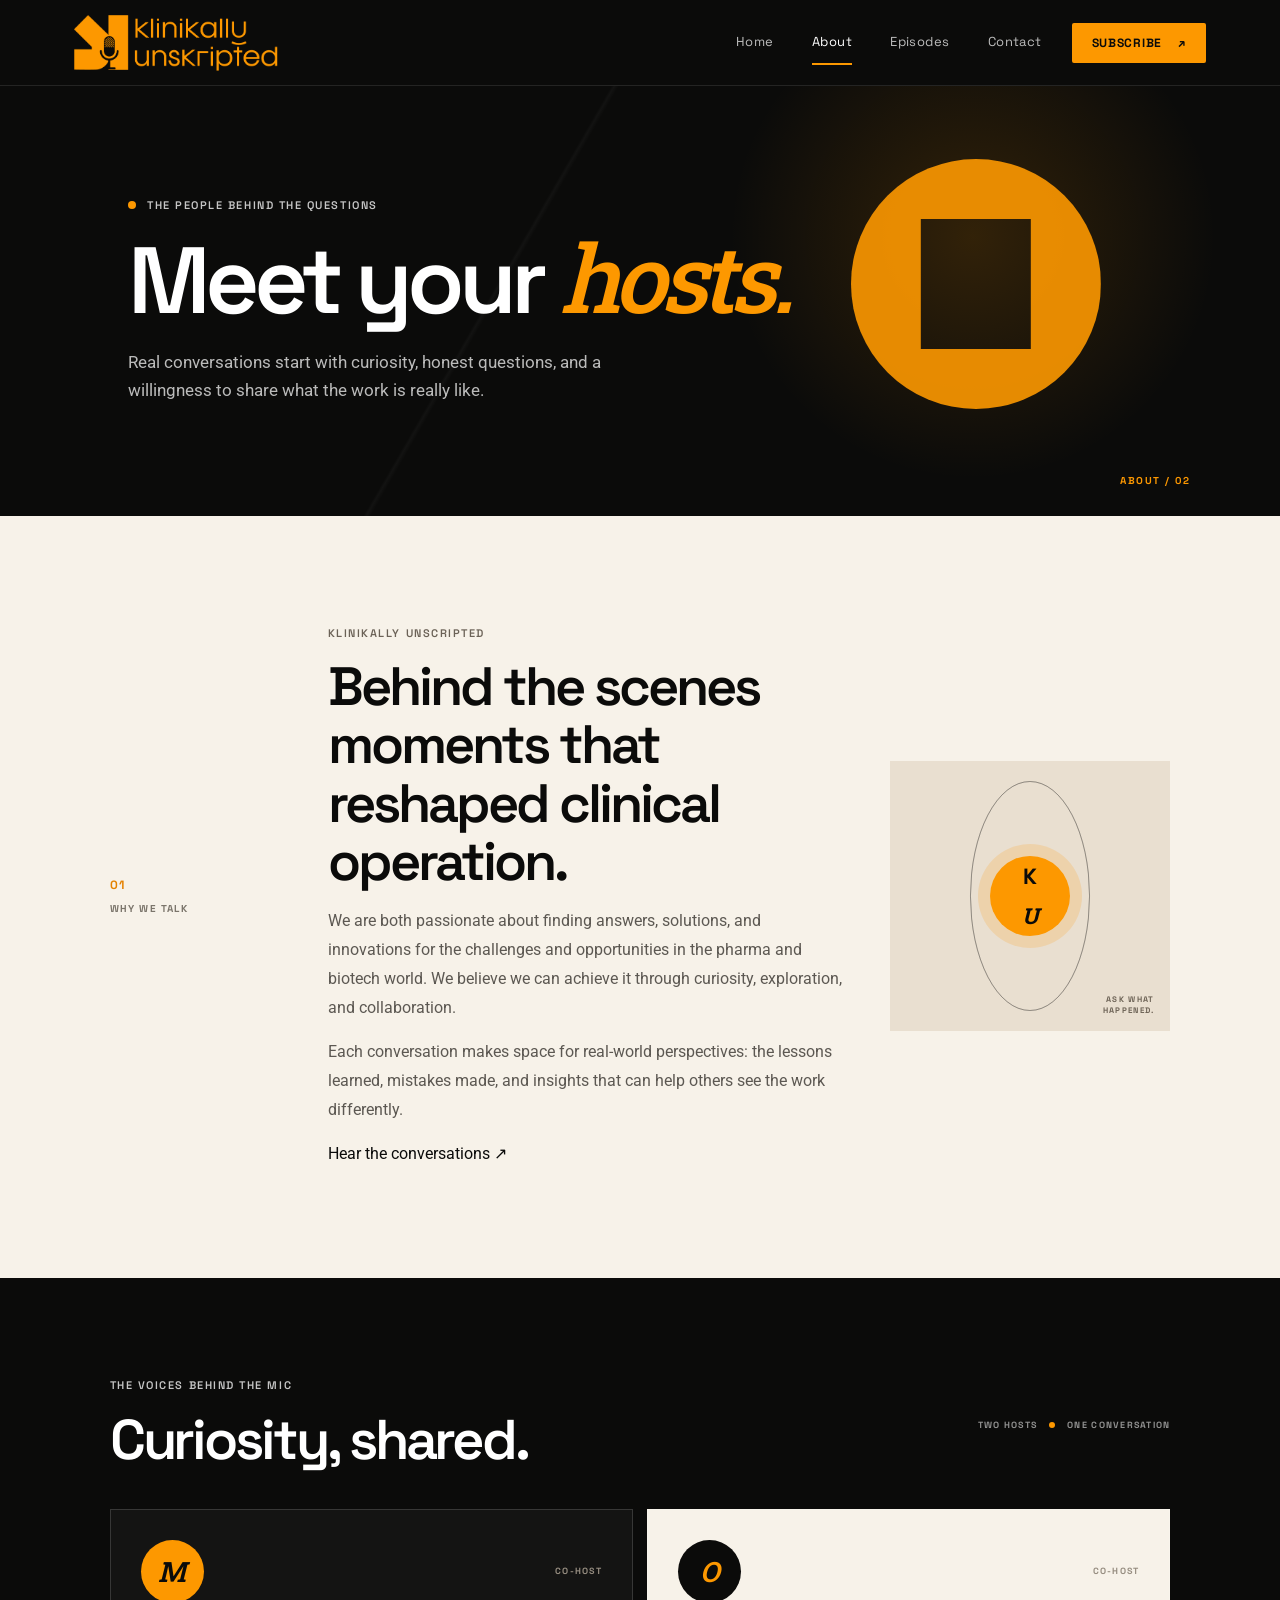
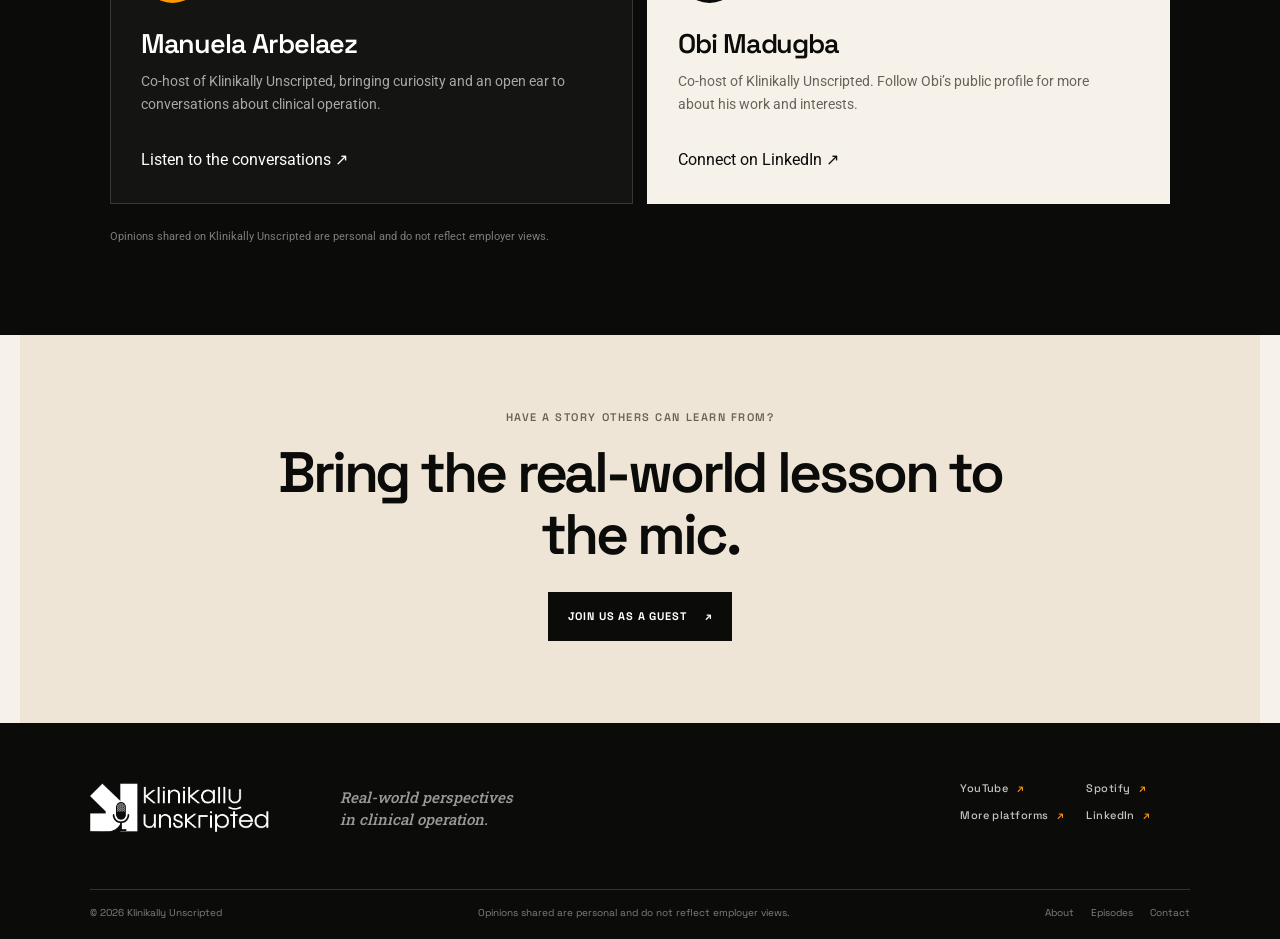
<file: docs/about/index.html>
<!doctype html>
<html lang="en">
<head>
  <meta charset="utf-8">
  <meta name="viewport" content="width=device-width, initial-scale=1">
  <title>About the Hosts | Klinikally Unscripted</title>
  <meta name="description" content="Meet Manuela Arbelaez and Obi Madugba, the hosts behind Klinikally Unscripted and its real-world clinical operation conversations.">
  <meta name="keywords" content="Klinikally Unscripted, podcast hosts, clinical operation, pharma, biotech">
  <meta name="theme-color" content="#0b0b0a">
  <meta name="robots" content="index,follow">
  <link rel="canonical" href="https://klinikallyunscripted.com/about/">
  <link rel="icon" type="image/png" href="/assets/klinikally-logo.png">
  <link rel="preconnect" href="https://fonts.googleapis.com"><link rel="preconnect" href="https://fonts.gstatic.com" crossorigin>
  <link href="https://fonts.googleapis.com/css2?family=Roboto+Slab:ital,wght@0,500;0,600;1,500&family=Roboto:wght@400;500;700&family=Space+Grotesk:wght@400;500;600;700&display=swap" rel="stylesheet">
  <link rel="stylesheet" href="/assets/site.css">
  <meta property="og:type" content="website"><meta property="og:title" content="About the Hosts | Klinikally Unscripted"><meta property="og:description" content="Meet the hosts behind real-world conversations in pharma, biotech, and clinical operation."><meta property="og:url" content="https://klinikallyunscripted.com/about/"><meta property="og:site_name" content="Klinikally Unscripted"><meta property="og:image" content="https://klinikallyunscripted.com/assets/klinikally-wordmark.png">
  <meta name="twitter:card" content="summary_large_image"><meta name="twitter:title" content="About the Hosts | Klinikally Unscripted"><meta name="twitter:description" content="Meet Manuela Arbelaez and Obi Madugba, hosts of Klinikally Unscripted."><meta name="twitter:image" content="https://klinikallyunscripted.com/assets/klinikally-wordmark.png">
</head>
<body>
  <a class="skip-link" href="#main">Skip to content</a>
  <header class="site-header"><a class="brand" href="/" aria-label="Klinikally Unscripted home"><img src="/assets/klinikally-wordmark.png" alt="Klinikally Unscripted" width="205" height="61"></a><button class="menu-toggle" type="button" aria-expanded="false" aria-controls="main-nav"><span></span><span></span><span></span><span class="sr-only">Toggle navigation</span></button><nav id="main-nav" class="main-nav" aria-label="Main navigation"><a href="/">Home</a><a class="active" href="/about/" aria-current="page">About</a><a href="/episodes/">Episodes</a><a href="/contact/">Contact</a></nav><a class="header-cta" href="https://linktr.ee/klinikallyunscripted" target="_blank" rel="noopener noreferrer">Subscribe <span aria-hidden="true">↗</span></a></header>
  <main id="main">
    <section class="page-hero page-hero-about"><div class="page-hero-inner"><p class="eyebrow"><span class="eyebrow-dot"></span> The people behind the questions</p><h1>Meet your <em>hosts.</em></h1><p class="page-hero-copy">Real conversations start with curiosity, honest questions, and a willingness to share what the work is really like.</p></div><div class="page-hero-index">ABOUT / 02</div></section>
    <section class="about-story section-wrap"><div class="section-marker"><span>01</span><span>WHY WE TALK</span></div><div class="about-story-copy"><p class="eyebrow eyebrow-dark">Klinikally Unscripted</p><h2>Behind the scenes moments that reshaped clinical operation.</h2><p>We are both passionate about finding answers, solutions, and innovations for the challenges and opportunities in the pharma and biotech world. We believe we can achieve it through curiosity, exploration, and collaboration.</p><p>Each conversation makes space for real-world perspectives: the lessons learned, mistakes made, and insights that can help others see the work differently.</p><a class="text-link" href="/episodes/">Hear the conversations <span aria-hidden="true">↗</span></a></div><div class="about-story-art" aria-hidden="true"><span class="story-orbit orbit-one"></span><span class="story-orbit orbit-two"></span><span class="story-mic">K<span>U</span></span><span class="story-caption">ASK WHAT<br>HAPPENED.</span></div></section>
    <section class="host-section"><div class="section-wrap"><div class="section-heading"><div><p class="eyebrow">The voices behind the mic</p><h2>Curiosity, shared.</h2></div><span class="host-count">TWO HOSTS <i></i> ONE CONVERSATION</span></div><div class="host-cards">
      <article class="host-card"><div class="host-card-top"><span class="host-initial">M</span><span class="host-label">CO-HOST</span></div><h3>Manuela Arbelaez</h3><p>Co-host of Klinikally Unscripted, bringing curiosity and an open ear to conversations about clinical operation.</p><a class="text-link" href="/episodes/">Listen to the conversations <span aria-hidden="true">↗</span></a></article>
      <article class="host-card host-card-featured"><div class="host-card-top"><span class="host-initial host-initial-dark">O</span><span class="host-label">CO-HOST</span></div><h3>Obi Madugba</h3><p>Co-host of Klinikally Unscripted. Follow Obi’s public profile for more about his work and interests.</p><a class="text-link" href="https://www.linkedin.com/in/obinnamadugba/" target="_blank" rel="noopener noreferrer">Connect on LinkedIn <span aria-hidden="true">↗</span></a></article>
    </div><p class="disclaimer">Opinions shared on Klinikally Unscripted are personal and do not reflect employer views.</p></div></section>
    <section class="closing-cta section-wrap"><p class="eyebrow eyebrow-dark">Have a story others can learn from?</p><h2>Bring the real-world lesson to the mic.</h2><a class="button button-dark" href="mailto:podcastguest@klinikallyunscripted.com?subject=Klinikally%20Unscripted%20guest%20story">Join us as a guest <span aria-hidden="true">↗</span></a></section>
  </main>
  <footer class="site-footer"><div class="footer-top"><a class="footer-brand" href="/" aria-label="Klinikally Unscripted home"><img src="/assets/klinikally-logo.png" alt="Klinikally Unscripted" width="180" height="53"></a><p>Real-world perspectives<br>in clinical operation.</p><div class="footer-social"><a href="https://www.youtube.com/@klinikallyunscripted" target="_blank" rel="noopener noreferrer">YouTube <span aria-hidden="true">↗</span></a><a href="https://open.spotify.com/episode/0exE9K31Cg3pl8VIpCeLCe?si=aVEsGdhORkiQsK6DX4MzBw" target="_blank" rel="noopener noreferrer">Spotify <span aria-hidden="true">↗</span></a><a href="https://linktr.ee/klinikallyunscripted" target="_blank" rel="noopener noreferrer">More platforms <span aria-hidden="true">↗</span></a><a href="https://www.linkedin.com/in/obinnamadugba/" target="_blank" rel="noopener noreferrer">LinkedIn <span aria-hidden="true">↗</span></a></div></div><div class="footer-bottom"><span>© <span data-year>2026</span> Klinikally Unscripted</span><span>Opinions shared are personal and do not reflect employer views.</span><nav aria-label="Footer navigation"><a href="/about/">About</a><a href="/episodes/">Episodes</a><a href="/contact/">Contact</a></nav></div></footer>
  <script src="/assets/site.js" defer></script>
</body>
</html>
</file>
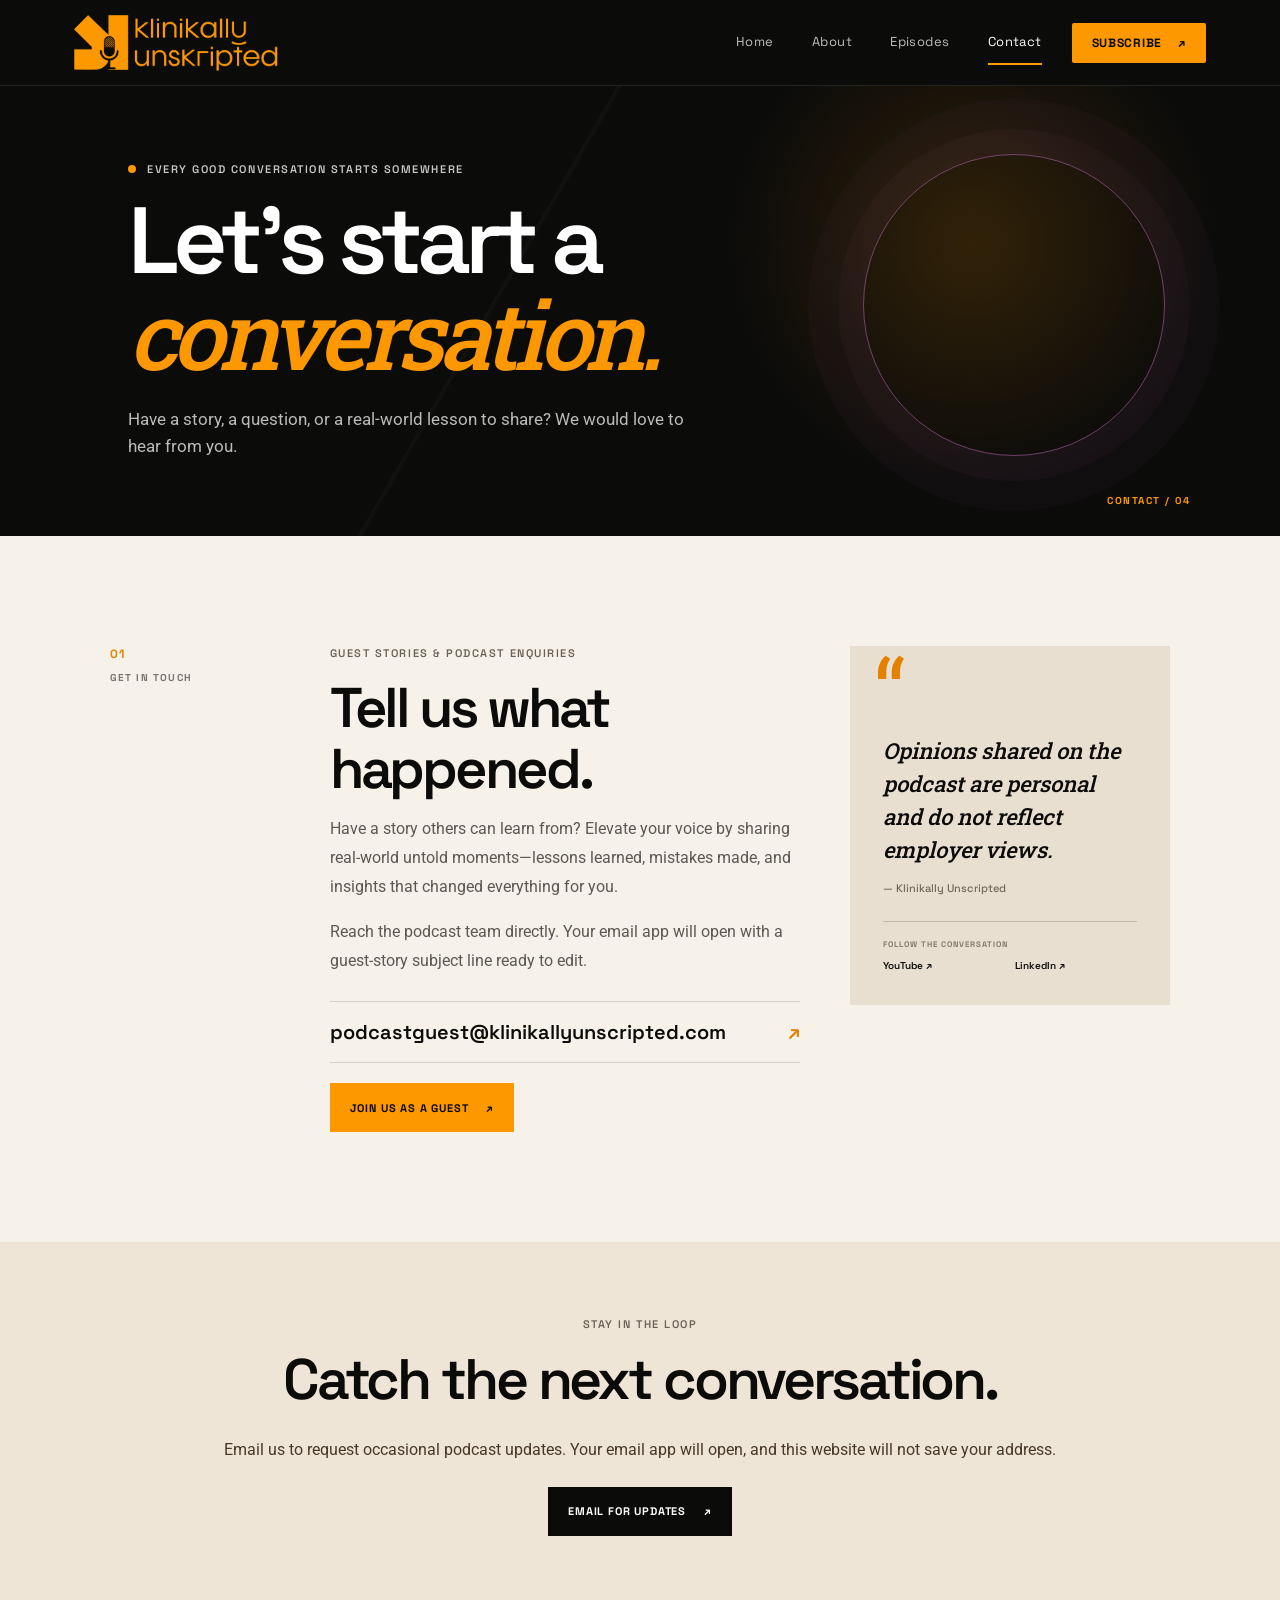
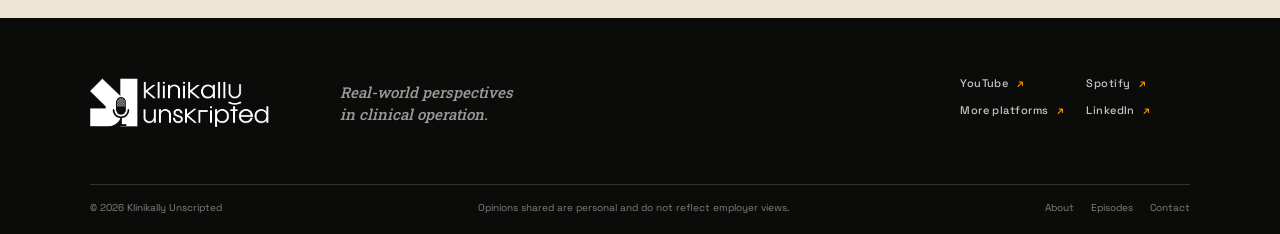
<file: docs/contact/index.html>
<!doctype html>
<html lang="en">
<head>
  <meta charset="utf-8"><meta name="viewport" content="width=device-width, initial-scale=1">
  <title>Contact | Klinikally Unscripted</title>
  <meta name="description" content="Share a guest story, ask a question, or connect with Klinikally Unscripted. Contact the podcast at podcastguest@klinikallyunscripted.com.">
  <meta name="keywords" content="contact Klinikally Unscripted, podcast guest, clinical operation podcast, guest story">
  <meta name="theme-color" content="#0b0b0a"><meta name="robots" content="index,follow">
  <link rel="canonical" href="https://klinikallyunscripted.com/contact/"><link rel="icon" type="image/png" href="/assets/klinikally-logo.png">
  <link rel="preconnect" href="https://fonts.googleapis.com"><link rel="preconnect" href="https://fonts.gstatic.com" crossorigin><link href="https://fonts.googleapis.com/css2?family=Roboto+Slab:ital,wght@0,500;0,600;1,500&family=Roboto:wght@400;500;700&family=Space+Grotesk:wght@400;500;600;700&display=swap" rel="stylesheet"><link rel="stylesheet" href="/assets/site.css">
  <meta property="og:type" content="website"><meta property="og:title" content="Contact | Klinikally Unscripted"><meta property="og:description" content="Share a guest story or get in touch with the Klinikally Unscripted podcast."><meta property="og:url" content="https://klinikallyunscripted.com/contact/"><meta property="og:site_name" content="Klinikally Unscripted"><meta property="og:image" content="https://klinikallyunscripted.com/assets/klinikally-wordmark.png">
  <meta name="twitter:card" content="summary_large_image"><meta name="twitter:title" content="Contact | Klinikally Unscripted"><meta name="twitter:description" content="Share a guest story or get in touch with the Klinikally Unscripted podcast."><meta name="twitter:image" content="https://klinikallyunscripted.com/assets/klinikally-wordmark.png">
</head>
<body>
  <a class="skip-link" href="#main">Skip to content</a>
  <header class="site-header"><a class="brand" href="/" aria-label="Klinikally Unscripted home"><img src="/assets/klinikally-wordmark.png" alt="Klinikally Unscripted" width="205" height="61"></a><button class="menu-toggle" type="button" aria-expanded="false" aria-controls="main-nav"><span></span><span></span><span></span><span class="sr-only">Toggle navigation</span></button><nav id="main-nav" class="main-nav" aria-label="Main navigation"><a href="/">Home</a><a href="/about/">About</a><a href="/episodes/">Episodes</a><a class="active" href="/contact/" aria-current="page">Contact</a></nav><a class="header-cta" href="https://linktr.ee/klinikallyunscripted" target="_blank" rel="noopener noreferrer">Subscribe <span aria-hidden="true">↗</span></a></header>
  <main id="main">
    <section class="page-hero page-hero-contact"><div class="page-hero-inner"><p class="eyebrow"><span class="eyebrow-dot"></span> Every good conversation starts somewhere</p><h1>Let’s start a <em>conversation.</em></h1><p class="page-hero-copy">Have a story, a question, or a real-world lesson to share? We would love to hear from you.</p></div><div class="page-hero-index">CONTACT / 04</div></section>
    <section class="contact-main section-wrap"><div class="section-marker"><span>01</span><span>GET IN TOUCH</span></div><div class="contact-copy"><p class="eyebrow eyebrow-dark">Guest stories &amp; podcast enquiries</p><h2>Tell us what happened.</h2><p>Have a story others can learn from? Elevate your voice by sharing real-world untold moments—lessons learned, mistakes made, and insights that changed everything for you.</p><p>Reach the podcast team directly. Your email app will open with a guest-story subject line ready to edit.</p><a class="contact-email" href="mailto:podcastguest@klinikallyunscripted.com?subject=Klinikally%20Unscripted%20guest%20story">podcastguest@klinikallyunscripted.com <span aria-hidden="true">↗</span></a><a class="button button-orange" href="mailto:podcastguest@klinikallyunscripted.com?subject=Klinikally%20Unscripted%20guest%20story">Join us as a guest <span aria-hidden="true">↗</span></a></div><aside class="contact-note"><span class="contact-note-mark" aria-hidden="true">“</span><blockquote>Opinions shared on the podcast are personal and do not reflect employer views.</blockquote><p>— Klinikally Unscripted</p><div class="contact-social"><span>FOLLOW THE CONVERSATION</span><a href="https://www.youtube.com/@klinikallyunscripted" target="_blank" rel="noopener noreferrer">YouTube ↗</a><a href="https://www.linkedin.com/in/obinnamadugba/" target="_blank" rel="noopener noreferrer">LinkedIn ↗</a></div></aside></section>
    <section class="closing-cta"><p class="eyebrow eyebrow-dark">Stay in the loop</p><h2>Catch the next conversation.</h2><p>Email us to request occasional podcast updates. Your email app will open, and this website will not save your address.</p><a class="button button-dark" href="mailto:podcastguest@klinikallyunscripted.com?subject=Klinikally%20Unscripted%20updates">Email for updates <span aria-hidden="true">↗</span></a></section>
  </main>
  <footer class="site-footer"><div class="footer-top"><a class="footer-brand" href="/" aria-label="Klinikally Unscripted home"><img src="/assets/klinikally-logo.png" alt="Klinikally Unscripted" width="180" height="53"></a><p>Real-world perspectives<br>in clinical operation.</p><div class="footer-social"><a href="https://www.youtube.com/@klinikallyunscripted" target="_blank" rel="noopener noreferrer">YouTube <span aria-hidden="true">↗</span></a><a href="https://open.spotify.com/episode/0exE9K31Cg3pl8VIpCeLCe?si=aVEsGdhORkiQsK6DX4MzBw" target="_blank" rel="noopener noreferrer">Spotify <span aria-hidden="true">↗</span></a><a href="https://linktr.ee/klinikallyunscripted" target="_blank" rel="noopener noreferrer">More platforms <span aria-hidden="true">↗</span></a><a href="https://www.linkedin.com/in/obinnamadugba/" target="_blank" rel="noopener noreferrer">LinkedIn <span aria-hidden="true">↗</span></a></div></div><div class="footer-bottom"><span>© <span data-year>2026</span> Klinikally Unscripted</span><span>Opinions shared are personal and do not reflect employer views.</span><nav aria-label="Footer navigation"><a href="/about/">About</a><a href="/episodes/">Episodes</a><a href="/contact/">Contact</a></nav></div></footer>
  <script src="/assets/site.js" defer></script>
</body>
</html>
</file>
<file: assets/site.css>
/* Klinikally Unscripted — editorial styling using the original orange/charcoal brand palette. */
:root{--ink:#0b0b0a;--ink-soft:#171715;--paper:#f7f2e9;--paper-bright:#fffdf8;--orange:#fd9800;--orange-deep:#e48200;--plum:#a860a6;--muted:#69655f;--line:rgba(11,11,10,.15);--white:#fff;--max:1240px;--sans:'Roboto','Arial',sans-serif;--display:'Space Grotesk','Arial',sans-serif;--serif:'Roboto Slab',Georgia,serif}
*{box-sizing:border-box}
html{scroll-behavior:smooth;scroll-padding-top:86px}
body{margin:0;background:var(--paper);color:var(--ink);font-family:var(--sans);font-size:16px;line-height:1.6;-webkit-font-smoothing:antialiased}
img{max-width:100%;display:block}
a{color:inherit;text-decoration:none}
button,input{font:inherit}
button,a{-webkit-tap-highlight-color:transparent}
::selection{background:var(--orange);color:var(--ink)}
.sr-only{position:absolute;width:1px;height:1px;padding:0;margin:-1px;overflow:hidden;clip:rect(0,0,0,0);white-space:nowrap;border:0}
.skip-link{position:absolute;top:-80px;left:20px;z-index:100;background:var(--orange);padding:12px 18px;color:var(--ink);font-weight:700}
.skip-link:focus{top:16px}
.site-header{height:86px;padding:0 clamp(22px,5.8vw,92px);background:var(--ink);display:flex;align-items:center;justify-content:space-between;gap:30px;position:sticky;top:0;z-index:20;border-bottom:1px solid rgba(255,255,255,.1)}
.brand{display:block;width:205px;flex:0 0 auto}.brand img{width:100%;height:auto;max-height:61px;object-fit:contain;object-position:left center}
.main-nav{display:flex;align-items:center;gap:clamp(22px,3vw,46px);margin-left:auto}
.main-nav a{font-family:var(--display);font-size:13px;letter-spacing:.03em;color:rgba(255,255,255,.73);transition:color .2s ease;position:relative}
.main-nav a:hover,.main-nav a.active{color:var(--white)}
.main-nav a.active:after{content:"";position:absolute;left:0;right:0;bottom:-12px;height:2px;background:var(--orange)}
.header-cta{display:inline-flex;align-items:center;gap:16px;padding:12px 20px;border-radius:2px;background:var(--orange);color:var(--ink);font:700 12px var(--display);letter-spacing:.06em;text-transform:uppercase;transition:background .2s ease,transform .2s ease}
.header-cta:hover{background:#ffb23d;transform:translateY(-2px)}
.menu-toggle{display:none;background:transparent;border:0;color:var(--white);padding:8px}
.hero{position:relative;min-height:min(700px,calc(100vh - 86px));background:var(--ink);color:var(--white);display:flex;align-items:center;overflow:hidden;padding:85px clamp(22px,9vw,140px)}
.hero-art{position:absolute;inset:0;width:100%;height:100%;object-fit:cover;object-position:center;opacity:.79}
.hero-shade{position:absolute;inset:0;background:linear-gradient(90deg,rgba(8,9,8,.98) 0%,rgba(8,9,8,.90) 35%,rgba(8,9,8,.4) 72%,rgba(8,9,8,.12) 100%),linear-gradient(0deg,rgba(8,9,8,.46),transparent 30%)}
.hero-content{position:relative;z-index:1;max-width:730px}
.eyebrow{display:flex;align-items:center;gap:11px;margin:0 0 18px;color:rgba(255,255,255,.77);font:600 11px var(--display);letter-spacing:.14em;text-transform:uppercase}
.eyebrow-dark{color:#6b6257}
.eyebrow-dot,.live-dot{width:8px;height:8px;border-radius:50%;display:inline-block;background:var(--orange);flex:0 0 auto}
.hero h1,.page-hero h1{margin:0;font:600 clamp(48px,7vw,91px)/.99 var(--display);letter-spacing:-.065em;max-width:780px}
.hero h1 em,.page-hero h1 em{font-family:var(--serif);font-weight:500;letter-spacing:-.06em;color:var(--orange)}
.hero-copy{max-width:505px;margin:25px 0 0;color:rgba(255,255,255,.75);font-size:17px;line-height:1.65}
.hero-actions{display:flex;flex-wrap:wrap;gap:12px;margin-top:34px}
.button{display:inline-flex;align-items:center;justify-content:center;gap:18px;min-height:49px;padding:13px 19px;font:700 11px var(--display);text-transform:uppercase;letter-spacing:.075em;border:1px solid transparent;transition:transform .2s ease,background .2s ease,color .2s ease,border-color .2s ease}
.button:hover{transform:translateY(-2px)}
.button-orange{background:var(--orange);color:var(--ink)}.button-orange:hover{background:#ffb23d}
.button-outline{color:var(--white);border-color:rgba(255,255,255,.48);background:rgba(0,0,0,.15)}.button-outline:hover{border-color:var(--orange);color:var(--orange)}
.button-dark{background:var(--ink);color:var(--white)}.button-dark:hover{background:#33312d}
.button-paper{background:var(--paper);color:var(--ink)}.button-paper:hover{background:var(--white)}
.play-mark{font-size:10px}
.hero-note{display:flex;align-items:center;gap:12px;margin-top:54px;color:rgba(255,255,255,.6);font:500 11px var(--display);letter-spacing:.05em}
.note-line{width:38px;height:1px;background:var(--orange)}
.hero-index{position:absolute;right:clamp(22px,5.8vw,92px);bottom:33px;display:flex;align-items:center;gap:18px;color:rgba(255,255,255,.66);font:600 10px var(--display);letter-spacing:.14em}
.hero-index span:first-child{display:grid;place-items:center;width:34px;height:34px;border:1px solid var(--orange);border-radius:50%;color:var(--orange);font-size:11px}
.ticker{min-height:58px;background:var(--orange);display:flex;align-items:center;justify-content:center;gap:clamp(16px,4vw,58px);padding:15px 22px;overflow:hidden;color:var(--ink);font:700 10px var(--display);letter-spacing:.13em;white-space:nowrap}
.ticker i{width:5px;height:5px;border:1px solid var(--ink);border-radius:50%;flex:0 0 auto}
.section-wrap{max-width:var(--max);padding-left:clamp(24px,7vw,100px);padding-right:clamp(24px,7vw,100px);margin:0 auto}
.intro{display:grid;grid-template-columns:170px 1fr 165px;gap:50px;align-items:start;padding-top:122px;padding-bottom:122px}
.section-marker{display:flex;flex-direction:column;gap:9px;color:#7b756b;font:700 10px var(--display);letter-spacing:.12em}
.section-marker span:first-child{color:var(--orange-deep);font-size:12px}
.intro-copy{max-width:650px}
.intro-copy h2,.section-heading h2,.hosts-intro h2,.newsletter-copy h2,.about-story-copy h2,.closing-cta h2,.contact-copy h2{margin:0;font:600 clamp(34px,4.4vw,58px)/1.08 var(--display);letter-spacing:-.055em}
.intro-copy>p:not(.eyebrow),.hosts-intro>p:not(.eyebrow),.about-story-copy>p:not(.eyebrow),.contact-copy>p:not(.eyebrow){max-width:620px;color:#5c5852;font-size:16px;line-height:1.8}
.intro-copy .text-link{margin-top:14px}
.intro-stamp{width:146px;height:146px;border:1px solid rgba(11,11,10,.32);border-radius:50%;display:flex;flex-direction:column;justify-content:center;align-items:center;transform:rotate(10deg);font:700 9px/1.4 var(--display);letter-spacing:.14em;text-align:center}
.stamp-mic{font:34px var(--serif);color:var(--orange-deep);line-height:1;margin-bottom:7px;transform:rotate(-45deg)}
.episodes-preview{padding-top:80px;padding-bottom:118px;border-top:1px solid var(--line)}
.section-heading{display:flex;justify-content:space-between;align-items:flex-end;gap:30px;margin-bottom:38px}
.section-heading h2{font-size:clamp(36px,4.4vw,55px)}
.section-heading>.text-link{margin-bottom:7px}
.episode-feature{display:grid;grid-template-columns:1.08fr .92fr;background:var(--paper-bright);border:1px solid var(--line);min-height:335px}
.episode-thumb,.episode-card-image{position:relative;display:block;overflow:hidden;background:#211e19}
.episode-thumb img,.episode-card-image img{width:100%;height:100%;object-fit:cover;transition:transform .6s cubic-bezier(.2,.6,.25,1)}
.episode-thumb:hover img,.episode-card-image:hover img{transform:scale(1.035)}
.thumb-play{position:absolute;left:50%;top:50%;width:58px;height:58px;border-radius:50%;display:grid;place-items:center;transform:translate(-50%,-50%);background:var(--orange);color:var(--ink);font-size:14px;padding-left:3px;box-shadow:0 0 0 10px rgba(253,152,0,.19)}
.episode-feature-copy{padding:clamp(28px,5vw,64px);align-self:center}
.episode-kicker{display:flex;align-items:center;gap:9px;color:#716a60;font:700 10px var(--display);letter-spacing:.13em;text-transform:uppercase}
.episode-feature-copy h3{margin:14px 0 8px;font:600 clamp(25px,3vw,38px)/1.12 var(--display);letter-spacing:-.045em}
.episode-guest{color:#776e62;font:italic 500 14px var(--serif)}
.episode-feature-copy>p:not(.episode-kicker):not(.episode-guest){max-width:480px;color:#615c55;font-size:14px;line-height:1.75;margin:18px 0 24px}
.episode-list{margin-top:20px;border-top:1px solid var(--line)}
.episode-list>a{display:grid;grid-template-columns:70px 1fr 25px;gap:20px;align-items:center;padding:20px 5px;border-bottom:1px solid var(--line);font:500 17px/1.45 var(--display);transition:padding .2s ease,color .2s ease}
.episode-list>a:hover{padding-left:12px;color:var(--orange-deep)}
.episode-no{color:var(--orange-deep);font:700 11px var(--display);letter-spacing:.1em}
.episode-arrow{font-size:20px;text-align:right}
.guest-band{position:relative;overflow:hidden;min-height:375px;background:var(--ink);color:var(--white);display:grid;grid-template-columns:1fr minmax(250px,380px);align-items:center;padding:70px clamp(24px,10vw,145px)}
.guest-band-copy{max-width:650px;position:relative;z-index:1}
.guest-band-copy h2{margin:0;font:600 clamp(35px,5vw,60px)/1.03 var(--display);letter-spacing:-.06em}
.guest-band-copy>p:not(.eyebrow){max-width:550px;color:rgba(255,255,255,.72);margin:20px 0 26px}
.guest-number{position:absolute;top:32px;left:clamp(24px,10vw,145px);font:700 10px var(--display);letter-spacing:.15em;color:rgba(255,255,255,.54)}
.guest-number span{color:var(--orange);padding:0 8px}
.guest-band-mark{justify-self:end;display:flex;flex-direction:column;align-items:center;justify-content:center;width:210px;height:210px;border:1px solid rgba(253,152,0,.7);border-radius:50%;color:var(--orange);font:700 14px/1.4 var(--display);letter-spacing:.22em;transform:rotate(-12deg)}
.guest-band-mark span:nth-child(2){font:italic 500 26px var(--serif);letter-spacing:0;color:var(--white)}
.hosts-strip{display:grid;grid-template-columns:170px 1fr 300px;gap:45px;align-items:center;padding-top:110px;padding-bottom:110px}
.hosts-intro h2{max-width:580px}
.hosts-intro>p:not(.eyebrow){max-width:650px}
.host-signatures{display:grid;grid-template-columns:74px 30px 74px;align-items:center;justify-content:center;row-gap:17px}
.host-initial{width:74px;height:74px;border-radius:50%;display:grid;place-items:center;background:var(--orange);color:var(--ink);font:600 34px var(--serif);font-style:italic}
.host-initial-dark{background:var(--ink);color:var(--orange)}
.host-amp{text-align:center;color:#777064;font:italic 20px var(--serif)}
.host-names{grid-column:1/4;display:flex;flex-direction:column;text-align:center;font:500 12px/1.8 var(--display)}
.newsletter{display:grid;grid-template-columns:minmax(280px,.82fr) 1.18fr;gap:clamp(35px,7vw,98px);align-items:center;padding-top:100px;padding-bottom:102px;border-top:1px solid var(--line)}
.newsletter-art{min-height:320px;position:relative;overflow:hidden;background:var(--ink)}
.newsletter-art img{position:absolute;inset:0;width:100%;height:100%;object-fit:cover;opacity:.8}
.newsletter-art:after{content:"";position:absolute;inset:0;background:linear-gradient(145deg,rgba(8,8,8,.04),rgba(8,8,8,.55))}
.newsletter-art-label{position:absolute;z-index:1;bottom:22px;left:24px;color:var(--white);font:700 10px/1.5 var(--display);letter-spacing:.19em}
.newsletter-copy{max-width:570px}
.newsletter-copy h2{max-width:550px;font-size:clamp(36px,4.4vw,53px)}
.newsletter-copy>p:not(.eyebrow){color:#625c54;margin:17px 0 24px}
.newsletter-form{display:grid;grid-template-columns:1fr auto;gap:12px}
.newsletter-form>input[type=email]{min-width:0;height:51px;padding:0 16px;background:transparent;border:1px solid rgba(11,11,10,.35);border-radius:0;color:var(--ink);outline:none}
.newsletter-form>input[type=email]:focus{border-color:var(--orange-deep);box-shadow:0 0 0 3px rgba(253,152,0,.18)}
.newsletter-form button{grid-column:2;grid-row:1}
.consent-line{grid-column:1/-1;display:flex;align-items:flex-start;gap:9px;color:#615c55;font-size:12px;line-height:1.45}
.consent-line input{margin:2px 0 0;accent-color:var(--orange-deep)}
.form-status{grid-column:1/-1;min-height:24px;margin:0;color:#625c54;font-size:12px;line-height:1.5}
.form-status[data-state="success"]{color:#245b32}.form-status[data-state="error"]{color:#9b2b1b}
.honeypot{position:absolute;left:-10000px;top:auto;width:1px;height:1px;overflow:hidden}
.site-footer{background:var(--ink);color:var(--white);padding:58px clamp(24px,7vw,100px) 20px}
.footer-top{max-width:var(--max);margin:0 auto;display:grid;grid-template-columns:200px 1fr 1.2fr;align-items:start;gap:50px;padding-bottom:53px}
.footer-brand img{width:180px;height:auto;object-fit:contain}
.footer-top>p{margin:5px 0;color:rgba(255,255,255,.58);font:italic 500 15px/1.5 var(--serif)}
.footer-social{display:grid;grid-template-columns:1fr 1fr;gap:13px 22px;justify-self:end}
.footer-social a{color:rgba(255,255,255,.76);font:500 11px var(--display);letter-spacing:.04em;transition:color .2s ease}
.footer-social a:hover{color:var(--orange)}
.footer-social span{color:var(--orange);padding-left:5px}
.footer-bottom{max-width:var(--max);margin:0 auto;border-top:1px solid rgba(255,255,255,.16);padding-top:16px;display:flex;align-items:center;justify-content:space-between;gap:18px;color:rgba(255,255,255,.48);font:400 10px var(--display)}
.footer-bottom nav{display:flex;gap:17px}.footer-bottom a:hover{color:var(--orange)}
.page-hero{position:relative;min-height:430px;background:var(--ink);color:var(--white);display:flex;align-items:center;padding:76px clamp(24px,10vw,145px);overflow:hidden}
.page-hero:before{content:"";position:absolute;inset:0;background:radial-gradient(circle at 76% 35%,rgba(253,152,0,.16),transparent 24%),linear-gradient(120deg,transparent 40%,rgba(255,255,255,.03) 40.2%,transparent 40.5%);pointer-events:none}
.page-hero-inner{position:relative;z-index:1;max-width:800px}
.page-hero h1{font-size:clamp(55px,8vw,94px)}
.page-hero-copy{max-width:560px;color:rgba(255,255,255,.72);font-size:17px;margin:22px 0 0}
.page-hero-index{position:absolute;right:clamp(24px,7vw,100px);bottom:29px;color:var(--orange);font:700 10px var(--display);letter-spacing:.15em}
.page-hero-episodes:after,.page-hero-contact:after{content:"";position:absolute;right:9%;top:15%;width:min(30vw,300px);height:min(30vw,300px);border:1px solid rgba(253,152,0,.38);border-radius:50%;box-shadow:0 0 0 25px rgba(253,152,0,.04),0 0 0 55px rgba(253,152,0,.035)}
.page-hero-contact:after{border-color:rgba(168,96,166,.62);box-shadow:0 0 0 25px rgba(168,96,166,.04),0 0 0 55px rgba(168,96,166,.035)}
.page-hero-about:after{content:"";position:absolute;right:14%;top:17%;width:250px;height:250px;border-radius:50%;background:var(--orange);opacity:.9;clip-path:polygon(0 0,100% 0,100% 100%,0 100%,0 76%,72% 76%,72% 24%,28% 24%,28% 76%,0 76%)}
.about-story{display:grid;grid-template-columns:170px 1fr 280px;gap:48px;align-items:center;padding-top:110px;padding-bottom:112px}
.about-story-copy h2{max-width:700px;font-size:clamp(34px,4.3vw,54px)}
.about-story-copy .text-link{margin-top:12px}
.about-story-art{height:270px;position:relative;display:grid;place-items:center;overflow:hidden;background:#e9dfd0}
.story-orbit{position:absolute;width:230px;height:230px;border:1px solid rgba(11,11,10,.26);border-radius:50%}
.orbit-one{transform:scaleX(.52) rotate(34deg)}.orbit-two{transform:scaleX(.52) rotate(-34deg)}
.story-mic{width:80px;height:80px;border-radius:50%;display:grid;place-items:center;background:var(--orange);font:700 22px var(--display);box-shadow:0 0 0 12px rgba(253,152,0,.18)}
.story-mic span{font-family:var(--serif);font-style:italic}
.story-caption{position:absolute;bottom:15px;right:16px;color:#6c6255;font:700 8px/1.4 var(--display);letter-spacing:.16em;text-align:right}
.host-section{background:var(--ink);color:var(--white);padding:100px 0 90px}
.host-section .section-heading{align-items:center}
.host-section .section-heading h2{font-size:clamp(37px,4.4vw,56px)}
.host-count{display:flex;align-items:center;gap:12px;color:rgba(255,255,255,.55);font:700 9px var(--display);letter-spacing:.14em;white-space:nowrap}
.host-count i{width:6px;height:6px;background:var(--orange);border-radius:50%}
.host-cards{display:grid;grid-template-columns:1fr 1fr;gap:14px}
.host-card{min-height:295px;padding:30px;background:#141413;border:1px solid rgba(255,255,255,.15);display:flex;flex-direction:column;align-items:flex-start}
.host-card-featured{background:var(--paper);color:var(--ink)}
.host-card-top{display:flex;width:100%;align-items:center;justify-content:space-between}
.host-card .host-initial{width:63px;height:63px;font-size:28px}
.host-label{font:700 9px var(--display);letter-spacing:.14em;color:#968d80}
.host-card h3{margin:23px 0 4px;font:600 27px var(--display);letter-spacing:-.04em}
.host-card>p{max-width:430px;color:rgba(255,255,255,.63);font-size:14px;line-height:1.65;margin:5px 0 18px}
.host-card-featured>p{color:#69625a}
.host-card .text-link{margin-top:auto}
.host-section .disclaimer{margin:24px 0 0;color:rgba(255,255,255,.47);font-size:11px}
.closing-cta{background:#eee5d7;text-align:center;padding:75px 24px 82px}
.closing-cta h2{max-width:760px;margin:0 auto 26px;font-size:clamp(34px,5vw,57px)}
.closing-cta .eyebrow{justify-content:center}
.closing-cta-orange{background:var(--orange)}
.closing-cta>p:not(.eyebrow){margin:0 auto 24px;color:#483827}
.small-note{margin-top:14px!important;color:#68502f!important;font-size:12px}
.episodes-page{padding-top:90px;padding-bottom:100px}
.episode-grid{display:grid;grid-template-columns:repeat(2,minmax(0,1fr));gap:19px}
.episode-card{background:var(--paper-bright);border:1px solid var(--line);display:flex;flex-direction:column}
.episode-card-image{aspect-ratio:16/9}
.episode-card-copy{padding:22px 23px 25px;display:flex;flex-direction:column;flex:1;align-items:flex-start}
.episode-card-copy h3{margin:4px 0 4px;font:600 clamp(20px,2.2vw,26px)/1.18 var(--display);letter-spacing:-.04em}
.episode-card-copy .episode-guest{margin:0 0 10px}
.episode-card-copy>p:not(.episode-kicker):not(.episode-guest){color:#676057;font-size:13px;line-height:1.65;margin:8px 0 20px}
.episode-card-copy .text-link{margin-top:auto}
.episode-card-featured{grid-column:span 2;display:grid;grid-template-columns:1.13fr .87fr}
.episode-card-featured .episode-card-image{height:100%;aspect-ratio:auto;min-height:320px}
.episode-card-featured .episode-card-copy{padding:clamp(24px,4vw,50px);justify-content:center}
.episode-card-featured .episode-card-copy h3{font-size:clamp(28px,3.5vw,42px)}
.spotify-callout{margin-top:36px;display:flex;align-items:center;gap:24px;padding:24px 28px;background:#ede3d4;border:1px solid rgba(11,11,10,.11)}
.spotify-glyph{width:45px;height:45px;border-radius:50%;display:grid;place-items:center;background:#78c89c;color:#123b2b;font-size:25px;flex:0 0 auto}
.spotify-callout>div{flex:1}.spotify-callout .eyebrow{margin-bottom:4px}.spotify-callout h3{margin:0;font:600 21px var(--display)}
.contact-main{display:grid;grid-template-columns:170px minmax(0,1fr) 320px;gap:50px;align-items:start;padding-top:110px;padding-bottom:110px}
.contact-copy h2{font-size:clamp(37px,4.5vw,56px)}
.contact-email{display:flex;align-items:center;justify-content:space-between;gap:10px;margin:26px 0 20px;padding:17px 0;border-top:1px solid var(--line);border-bottom:1px solid var(--line);font:600 clamp(15px,2vw,20px) var(--display);word-break:break-word}
.contact-email span{color:var(--orange-deep);flex:0 0 auto}
.contact-note{position:relative;padding:33px;background:#e9dfd0;min-height:280px}
.contact-note-mark{position:absolute;top:0;left:24px;color:var(--orange-deep);font:86px/1 var(--serif)}
.contact-note blockquote{position:relative;margin:55px 0 15px;font:italic 500 22px/1.5 var(--serif)}
.contact-note>p{color:#73685c;font:500 11px var(--display)}
.contact-social{display:grid;grid-template-columns:1fr 1fr;gap:10px;border-top:1px solid rgba(11,11,10,.18);margin-top:26px;padding-top:17px}
.contact-social span{grid-column:1/-1;color:#83796c;font:700 8px var(--display);letter-spacing:.12em}
.contact-social a{font:600 10px var(--display)}
.contact-social a:hover{color:var(--orange-deep)}
@media (max-width:1050px){.intro{grid-template-columns:125px 1fr 120px;gap:30px}.hosts-strip{grid-template-columns:125px 1fr 220px;gap:30px}.about-story{grid-template-columns:125px 1fr 220px;gap:30px}.contact-main{grid-template-columns:125px minmax(0,1fr) 270px;gap:30px}.footer-top{grid-template-columns:180px .8fr 1fr;gap:25px}}
@media (max-width:780px){.site-header{height:74px;padding:0 20px;gap:12px}.brand{width:168px}.header-cta{padding:10px 12px;font-size:10px;gap:8px;margin-left:auto}.menu-toggle{display:flex;flex-direction:column;gap:5px;order:3;width:36px;height:36px;justify-content:center;align-items:center}.menu-toggle>span:not(.sr-only){width:21px;height:1px;background:var(--white);display:block}.main-nav{display:none;position:absolute;top:74px;left:0;right:0;background:var(--ink);padding:16px 22px 23px;border-top:1px solid rgba(255,255,255,.12);flex-direction:column;align-items:flex-start;gap:18px}.main-nav.is-open{display:flex}.main-nav a.active:after{bottom:-5px}.hero{min-height:650px;padding:70px 25px 100px;align-items:center}.hero-art{object-position:62% center;opacity:.59}.hero-shade{background:linear-gradient(90deg,rgba(8,9,8,.96),rgba(8,9,8,.65)),linear-gradient(0deg,rgba(8,9,8,.5),transparent 55%)}.hero h1{font-size:clamp(48px,11.5vw,76px)}.hero-copy{font-size:15px}.hero-note{margin-top:38px}.hero-index{right:22px;bottom:20px}.ticker{justify-content:flex-start;overflow-x:auto;gap:22px;min-height:52px;font-size:9px}.intro{grid-template-columns:1fr;gap:25px;padding-top:75px;padding-bottom:77px}.intro-stamp{display:none}.intro-copy h2,.section-heading h2,.hosts-intro h2,.newsletter-copy h2,.about-story-copy h2,.contact-copy h2{font-size:clamp(34px,8vw,48px)}.episodes-preview{padding-top:65px;padding-bottom:75px}.section-heading{align-items:flex-start}.section-heading>.text-link{font-size:9px;margin-top:7px}.episode-feature{grid-template-columns:1fr}.episode-thumb{aspect-ratio:16/9}.episode-feature-copy{padding:28px 23px 30px}.episode-list>a{grid-template-columns:36px 1fr 20px;gap:12px;font-size:14px;padding:17px 0}.guest-band{grid-template-columns:1fr;padding:75px 25px 50px;min-height:430px}.guest-band-mark{position:absolute;right:20px;bottom:18px;width:125px;height:125px;font-size:9px;opacity:.75}.guest-band-mark span:nth-child(2){font-size:17px}.guest-band-copy{padding-right:25px}.guest-number{left:25px;top:25px}.hosts-strip{grid-template-columns:1fr;gap:25px;padding-top:75px;padding-bottom:75px}.host-signatures{justify-self:start;margin-top:10px}.newsletter{grid-template-columns:1fr;gap:32px;padding-top:70px;padding-bottom:75px}.newsletter-art{min-height:230px}.footer-top{grid-template-columns:1fr 1fr;gap:22px}.footer-brand{grid-column:1}.footer-top>p{grid-column:2;text-align:right}.footer-social{grid-column:1/-1;justify-self:start;grid-template-columns:repeat(4,auto);gap:15px}.footer-bottom{align-items:flex-start;flex-direction:column;gap:12px}.page-hero{min-height:380px;padding:70px 25px}.page-hero h1{font-size:clamp(54px,12vw,78px)}.page-hero:after{right:-5%!important;opacity:.55}.about-story{grid-template-columns:1fr;gap:24px;padding-top:75px;padding-bottom:75px}.about-story-art{width:min(100%,400px);height:210px}.host-section{padding:70px 0}.host-section .section-heading{flex-direction:column;align-items:flex-start}.host-count{white-space:normal}.host-cards{grid-template-columns:1fr}.host-card{min-height:255px}.episodes-page{padding-top:70px;padding-bottom:75px}.episodes-page .section-heading{flex-direction:column}.episode-grid{grid-template-columns:1fr}.episode-card-featured{grid-column:auto;grid-template-columns:1fr}.episode-card-featured .episode-card-image{min-height:0;aspect-ratio:16/9}.episode-card-featured .episode-card-copy{padding:24px}.spotify-callout{align-items:flex-start;flex-wrap:wrap;padding:22px}.spotify-callout>div{min-width:calc(100% - 75px)}.spotify-callout .button{margin-left:69px}.contact-main{grid-template-columns:1fr;gap:24px;padding-top:75px;padding-bottom:75px}.contact-note{max-width:500px}.closing-cta{padding:65px 24px}.contact-email{font-size:16px}}
@media (max-width:430px){.header-cta{font-size:9px;letter-spacing:.03em}.brand{width:148px}.hero-actions{align-items:stretch;flex-direction:column;max-width:280px}.hero-actions .button{justify-content:space-between}.hero{min-height:620px}.newsletter-form{grid-template-columns:1fr}.newsletter-form button{grid-column:1;grid-row:auto;justify-self:start}.footer-social{grid-template-columns:1fr 1fr}.footer-top{gap:16px}.footer-bottom nav{flex-wrap:wrap}.episode-list>a{font-size:13px}.contact-email{font-size:14px}.page-hero-index{right:22px}}
@media (prefers-reduced-motion:reduce){html{scroll-behavior:auto}*,*::before,*::after{transition-duration:.01ms!important;animation-duration:.01ms!important;animation-iteration-count:1!important}}
</file>
